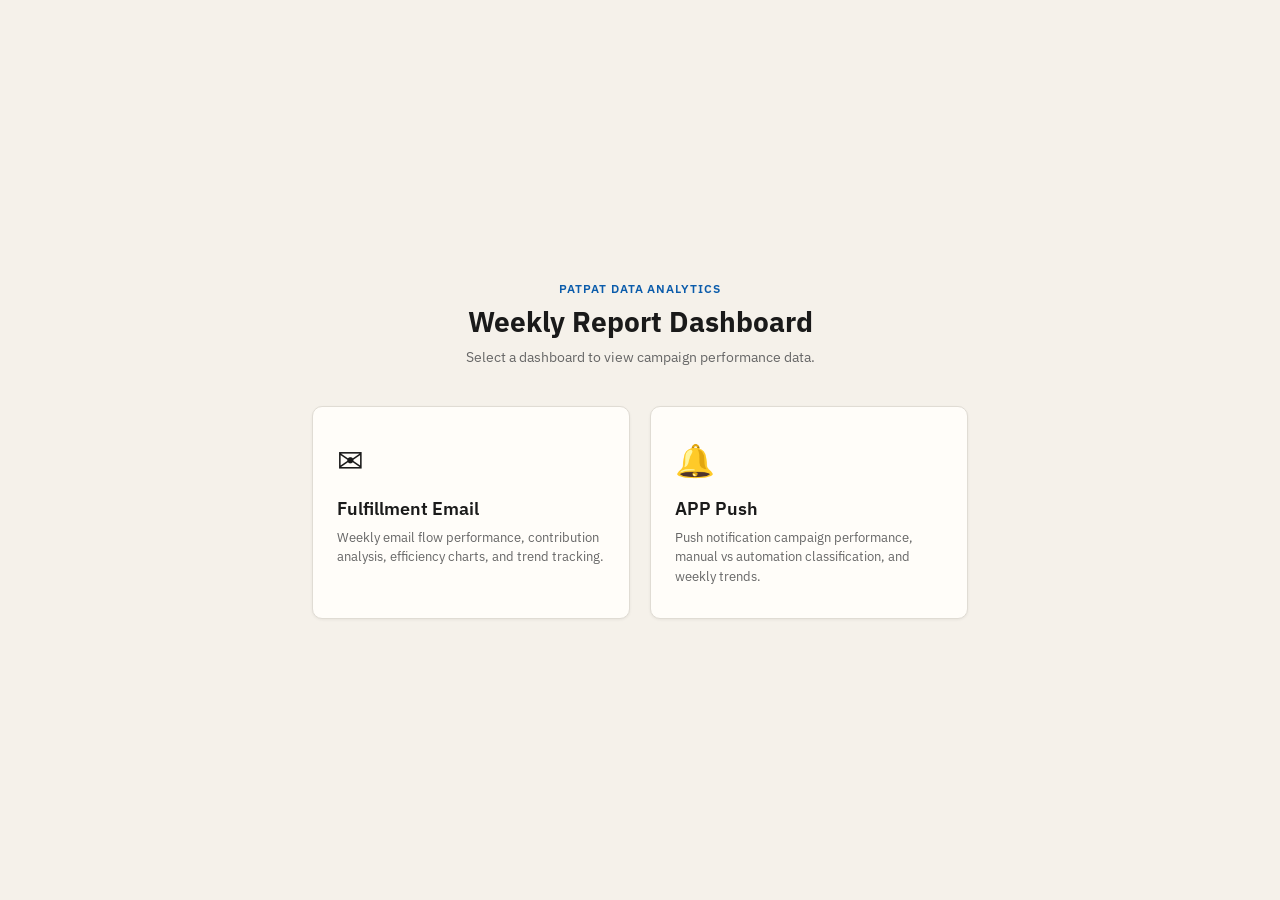
<file: index.html>
<!DOCTYPE html>
<html lang="en">
<head>
  <meta charset="UTF-8" />
  <meta name="viewport" content="width=device-width, initial-scale=1.0" />
  <title>PatPat Weekly Report</title>
  <link rel="preconnect" href="https://fonts.googleapis.com" />
  <link rel="preconnect" href="https://fonts.gstatic.com" crossorigin />
  <link href="https://fonts.googleapis.com/css2?family=IBM+Plex+Sans:wght@400;500;600;700&display=swap" rel="stylesheet" />
  <style>
    *, *::before, *::after { box-sizing: border-box; margin: 0; padding: 0; }

    body {
      font-family: "IBM Plex Sans", system-ui, sans-serif;
      background: #f5f1ea;
      color: #1a1a1a;
      min-height: 100vh;
      display: flex;
      align-items: center;
      justify-content: center;
    }

    .landing {
      max-width: 720px;
      width: 100%;
      padding: 2rem;
    }

    .landing-header {
      text-align: center;
      margin-bottom: 2.5rem;
    }

    .landing-eyebrow {
      font-size: 0.75rem;
      font-weight: 600;
      text-transform: uppercase;
      letter-spacing: 0.08em;
      color: #0b5cab;
      margin-bottom: 0.5rem;
    }

    .landing-title {
      font-size: 1.75rem;
      font-weight: 700;
      line-height: 1.3;
    }

    .landing-sub {
      font-size: 0.875rem;
      color: #666;
      margin-top: 0.5rem;
    }

    .card-grid {
      display: grid;
      grid-template-columns: 1fr 1fr;
      gap: 1.25rem;
    }

    .card-link {
      display: block;
      text-decoration: none;
      color: inherit;
      background: #fffdf9;
      border: 1px solid #e0dcd4;
      border-radius: 10px;
      padding: 2rem 1.5rem;
      box-shadow: 0 1px 3px rgba(0, 0, 0, 0.06);
      transition: transform 0.15s, box-shadow 0.15s, border-color 0.15s;
    }

    .card-link:hover {
      transform: translateY(-3px);
      box-shadow: 0 6px 16px rgba(0, 0, 0, 0.1);
      border-color: #0b5cab;
    }

    .card-icon {
      font-size: 2rem;
      margin-bottom: 1rem;
    }

    .card-title {
      font-size: 1.125rem;
      font-weight: 600;
      margin-bottom: 0.5rem;
    }

    .card-desc {
      font-size: 0.8125rem;
      color: #666;
      line-height: 1.5;
    }

    @media (max-width: 520px) {
      .card-grid { grid-template-columns: 1fr; }
    }
  </style>
</head>
<body>
  <div class="landing">
    <div class="landing-header">
      <p class="landing-eyebrow">PatPat Data Analytics</p>
      <h1 class="landing-title">Weekly Report Dashboard</h1>
      <p class="landing-sub">Select a dashboard to view campaign performance data.</p>
    </div>

    <div class="card-grid">
      <a class="card-link" href="./fulfillment-email/index.html">
        <div class="card-icon">&#9993;</div>
        <h2 class="card-title">Fulfillment Email</h2>
        <p class="card-desc">Weekly email flow performance, contribution analysis, efficiency charts, and trend tracking.</p>
      </a>

      <a class="card-link" href="./app-push/index.html">
        <div class="card-icon">&#128276;</div>
        <h2 class="card-title">APP Push</h2>
        <p class="card-desc">Push notification campaign performance, manual vs automation classification, and weekly trends.</p>
      </a>
    </div>
  </div>
</body>
</html>
</file>
